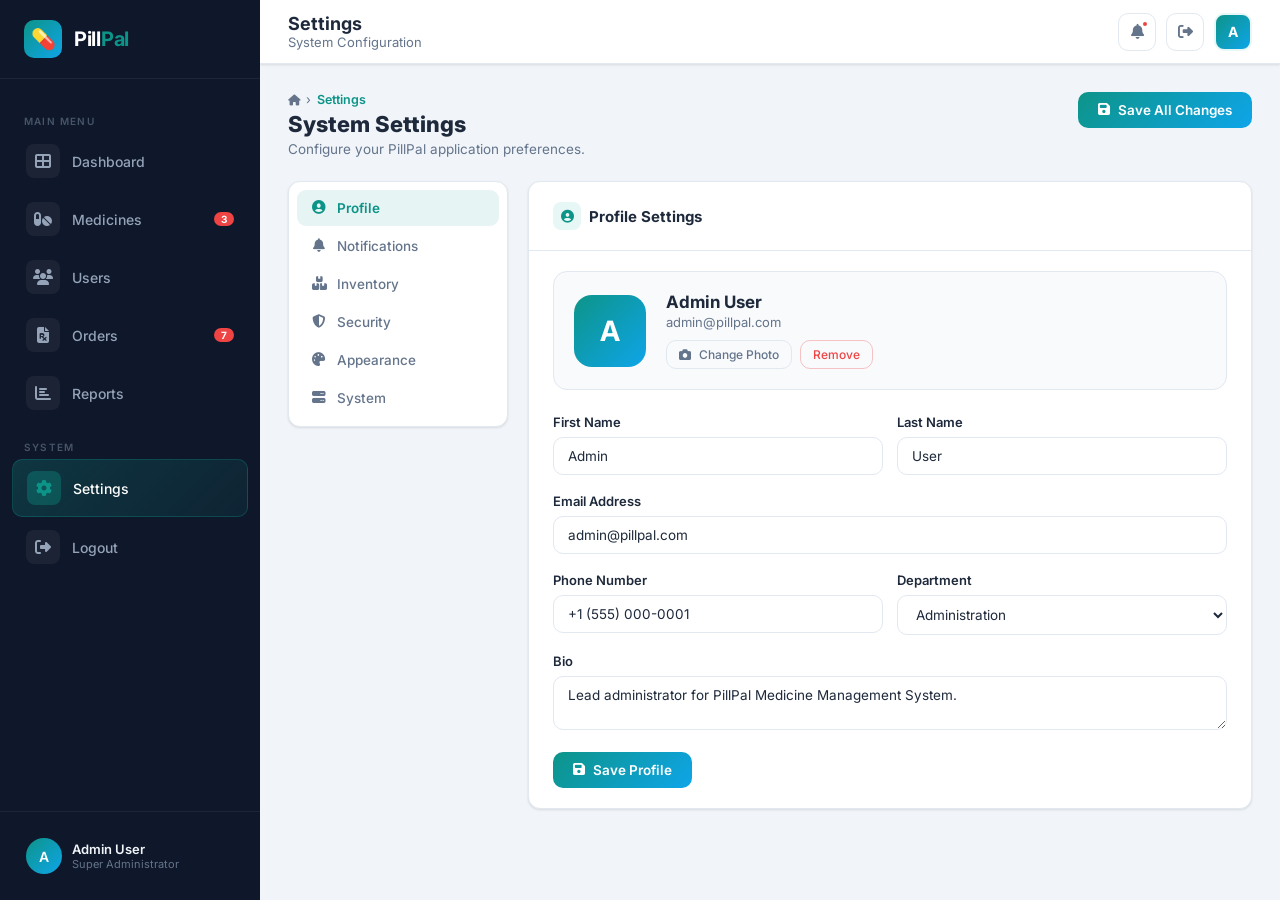
<file: out/artifacts/pillpal_admin/settings.html>
<!DOCTYPE html>
<html lang="en">
<head>
    <meta charset="UTF-8" />
    <meta name="viewport" content="width=device-width, initial-scale=1.0" />
    <title>PillPal — Settings</title>
    <link rel="preconnect" href="https://fonts.googleapis.com" />
    <link rel="preconnect" href="https://fonts.gstatic.com" crossorigin />
    <link href="https://fonts.googleapis.com/css2?family=Inter:wght@300;400;500;600;700;800&display=swap" rel="stylesheet" />
    <link rel="stylesheet" href="https://cdn.jsdelivr.net/npm/@fortawesome/fontawesome-free@6.4.0/css/all.min.css" />
    <link rel="stylesheet" href="css/style.css" />
</head>
<body>

<div class="sidebar-overlay" id="sidebarOverlay"></div>

<aside class="sidebar" id="sidebar">
    <a href="index.html" class="sidebar-logo">
        <div class="logo-icon">💊</div>
        <span class="logo-text">Pill<span>Pal</span></span>
    </a>
    <nav class="sidebar-nav">
        <p class="nav-section-title">Main Menu</p>
        <ul>
            <li><a href="index.html"><span class="nav-icon"><i class="fas fa-th-large"></i></span>Dashboard</a></li>
            <li><a href="medicines.html"><span class="nav-icon"><i class="fas fa-pills"></i></span>Medicines<span class="badge-count">3</span></a></li>
            <li><a href="users.html"><span class="nav-icon"><i class="fas fa-users"></i></span>Users</a></li>
            <li><a href="orders.html"><span class="nav-icon"><i class="fas fa-file-prescription"></i></span>Orders<span class="badge-count">7</span></a></li>
            <li><a href="reports.html"><span class="nav-icon"><i class="fas fa-chart-bar"></i></span>Reports</a></li>
        </ul>
        <p class="nav-section-title">System</p>
        <ul>
            <li><a href="settings.html" class="active"><span class="nav-icon"><i class="fas fa-cog"></i></span>Settings</a></li>
            <li><a href="login.html"><span class="nav-icon"><i class="fas fa-sign-out-alt"></i></span>Logout</a></li>
        </ul>
    </nav>
    <div class="sidebar-footer">
        <div class="user-card">
            <div class="user-avatar">A</div>
            <div class="user-info"><div class="user-name">Admin User</div><div class="user-role">Super Administrator</div></div>
        </div>
    </div>
</aside>

<div class="main-wrapper">
    <header class="topbar">
        <div class="topbar-left">
            <button class="menu-toggle" id="menuToggle"><i class="fas fa-bars"></i></button>
            <div>
                <div class="topbar-title">Settings</div>
                <div class="topbar-subtitle">System Configuration</div>
            </div>
        </div>
        <div class="topbar-right">
            <div style="position:relative;">
                <button class="topbar-btn" id="notifBtn"><i class="fas fa-bell"></i><span class="notif-dot pulse"></span></button>
                <div class="notif-dropdown" id="notifDropdown">
                    <div class="notif-header">Notifications</div>
                    <div class="notif-item"><div class="notif-text"><div class="notif-title">All clear</div><div class="notif-sub">No new notifications</div></div></div>
                </div>
            </div>
            <a href="login.html" class="topbar-btn"><i class="fas fa-sign-out-alt"></i></a>
            <div class="topbar-avatar">A</div>
        </div>
    </header>

    <main class="page-content fade-in">
        <div class="page-header">
            <div class="page-header-title">
                <div class="breadcrumb">
                    <a href="index.html" style="color:#64748b;text-decoration:none;"><i class="fas fa-home" style="font-size:11px;"></i></a>
                    <span>›</span><span class="bc-active">Settings</span>
                </div>
                <h1>System Settings</h1>
                <p>Configure your PillPal application preferences.</p>
            </div>
            <button class="btn-primary" onclick="saveAll()">
                <i class="fas fa-save"></i> Save All Changes
            </button>
        </div>

        <!-- Settings Layout -->
        <div style="display:grid;grid-template-columns:220px 1fr;gap:20px;align-items:start;">

            <!-- Settings Sidebar Nav -->
            <div class="card">
                <div class="card-body" style="padding:8px;">
                    <ul id="settingsNav" style="list-style:none;padding:0;">
                        <li><button onclick="showSection('profile')" class="settings-nav-btn active" data-section="profile"><i class="fas fa-user-circle"></i> Profile</button></li>
                        <li><button onclick="showSection('notifications')" class="settings-nav-btn" data-section="notifications"><i class="fas fa-bell"></i> Notifications</button></li>
                        <li><button onclick="showSection('inventory')" class="settings-nav-btn" data-section="inventory"><i class="fas fa-boxes"></i> Inventory</button></li>
                        <li><button onclick="showSection('security')" class="settings-nav-btn" data-section="security"><i class="fas fa-shield-alt"></i> Security</button></li>
                        <li><button onclick="showSection('appearance')" class="settings-nav-btn" data-section="appearance"><i class="fas fa-palette"></i> Appearance</button></li>
                        <li><button onclick="showSection('system')" class="settings-nav-btn" data-section="system"><i class="fas fa-server"></i> System</button></li>
                    </ul>
                </div>
            </div>

            <!-- Settings Content -->
            <div>

                <!-- Profile Section -->
                <div id="section-profile" class="settings-pane card">
                    <div class="card-header">
                        <div class="card-title"><div class="title-icon"><i class="fas fa-user-circle"></i></div>Profile Settings</div>
                    </div>
                    <div class="card-body">
                        <div style="display:flex;align-items:center;gap:20px;margin-bottom:24px;padding:20px;background:#f8fafc;border-radius:14px;border:1px solid #e2e8f0;">
                            <div style="width:72px;height:72px;background:linear-gradient(135deg,#0d9488,#0ea5e9);border-radius:18px;display:flex;align-items:center;justify-content:center;font-size:28px;font-weight:700;color:#fff;flex-shrink:0;">A</div>
                            <div style="flex:1;">
                                <div style="font-size:17px;font-weight:700;color:#1e293b;">Admin User</div>
                                <div style="font-size:13px;color:#64748b;margin-top:2px;">admin@pillpal.com</div>
                                <div style="margin-top:10px;display:flex;gap:8px;">
                                    <button class="btn-outline" style="font-size:12px;padding:6px 12px;" onclick="showToast('Upload feature coming soon','info')">
                                        <i class="fas fa-camera"></i> Change Photo
                                    </button>
                                    <button class="btn-outline" style="font-size:12px;padding:6px 12px;color:#ef4444;border-color:rgba(239,68,68,0.3);" onclick="showToast('Photo removed','success')">
                                        Remove
                                    </button>
                                </div>
                            </div>
                        </div>
                        <div class="form-row">
                            <div class="form-group">
                                <label class="form-label">First Name</label>
                                <input type="text" class="form-control" value="Admin" />
                            </div>
                            <div class="form-group">
                                <label class="form-label">Last Name</label>
                                <input type="text" class="form-control" value="User" />
                            </div>
                        </div>
                        <div class="form-group">
                            <label class="form-label">Email Address</label>
                            <input type="email" class="form-control" value="admin@pillpal.com" />
                        </div>
                        <div class="form-row">
                            <div class="form-group">
                                <label class="form-label">Phone Number</label>
                                <input type="tel" class="form-control" value="+1 (555) 000-0001" />
                            </div>
                            <div class="form-group">
                                <label class="form-label">Department</label>
                                <select class="form-control">
                                    <option selected>Administration</option>
                                    <option>Pharmacy</option>
                                    <option>Emergency</option>
                                </select>
                            </div>
                        </div>
                        <div class="form-group">
                            <label class="form-label">Bio</label>
                            <textarea class="form-control" rows="2" style="resize:vertical;">Lead administrator for PillPal Medicine Management System.</textarea>
                        </div>
                        <button class="btn-primary" onclick="showToast('Profile updated!','success')">
                            <i class="fas fa-save"></i> Save Profile
                        </button>
                    </div>
                </div>

                <!-- Notifications Section -->
                <div id="section-notifications" class="settings-pane card" style="display:none;">
                    <div class="card-header">
                        <div class="card-title"><div class="title-icon"><i class="fas fa-bell"></i></div>Notification Preferences</div>
                    </div>
                    <div class="card-body">
                        <div class="settings-section">
                            <div class="settings-section-title">Alert Types</div>
                            <div class="setting-row">
                                <div class="setting-info">
                                    <div class="setting-title">Low Stock Alerts</div>
                                    <div class="setting-desc">Notify when medicine stock falls below threshold</div>
                                </div>
                                <div class="toggle-switch on"><div class="toggle-knob"></div></div>
                            </div>
                            <div class="setting-row">
                                <div class="setting-info">
                                    <div class="setting-title">Expiry Warnings</div>
                                    <div class="setting-desc">Alert 30, 15, and 7 days before expiry</div>
                                </div>
                                <div class="toggle-switch on"><div class="toggle-knob"></div></div>
                            </div>
                            <div class="setting-row">
                                <div class="setting-info">
                                    <div class="setting-title">New User Registrations</div>
                                    <div class="setting-desc">Email when a new user joins the platform</div>
                                </div>
                                <div class="toggle-switch on"><div class="toggle-knob"></div></div>
                            </div>
                            <div class="setting-row">
                                <div class="setting-info">
                                    <div class="setting-title">System Reports</div>
                                    <div class="setting-desc">Weekly automated report delivery</div>
                                </div>
                                <div class="toggle-switch"><div class="toggle-knob"></div></div>
                            </div>
                        </div>
                        <div class="settings-section">
                            <div class="settings-section-title">Delivery Channels</div>
                            <div class="setting-row">
                                <div class="setting-info">
                                    <div class="setting-title">Email Notifications</div>
                                    <div class="setting-desc">admin@pillpal.com</div>
                                </div>
                                <div class="toggle-switch on"><div class="toggle-knob"></div></div>
                            </div>
                            <div class="setting-row">
                                <div class="setting-info">
                                    <div class="setting-title">In-App Notifications</div>
                                    <div class="setting-desc">Notification bell in dashboard</div>
                                </div>
                                <div class="toggle-switch on"><div class="toggle-knob"></div></div>
                            </div>
                            <div class="setting-row">
                                <div class="setting-info">
                                    <div class="setting-title">SMS Alerts</div>
                                    <div class="setting-desc">Critical alerts via SMS (requires phone number)</div>
                                </div>
                                <div class="toggle-switch"><div class="toggle-knob"></div></div>
                            </div>
                        </div>
                        <div class="form-group">
                            <label class="form-label">Low Stock Threshold</label>
                            <input type="number" class="form-control" value="50" style="max-width:200px;" />
                            <p style="font-size:12px;color:#94a3b8;margin-top:5px;">Alert when stock drops below this number of units</p>
                        </div>
                        <button class="btn-primary" onclick="showToast('Notification settings saved!','success')">
                            <i class="fas fa-save"></i> Save Preferences
                        </button>
                    </div>
                </div>

                <!-- Inventory Section -->
                <div id="section-inventory" class="settings-pane card" style="display:none;">
                    <div class="card-header">
                        <div class="card-title"><div class="title-icon"><i class="fas fa-boxes"></i></div>Inventory Settings</div>
                    </div>
                    <div class="card-body">
                        <div class="settings-section">
                            <div class="settings-section-title">Stock Management</div>
                            <div class="setting-row">
                                <div class="setting-info">
                                    <div class="setting-title">Auto Reorder</div>
                                    <div class="setting-desc">Automatically generate purchase orders when stock is low</div>
                                </div>
                                <div class="toggle-switch"><div class="toggle-knob"></div></div>
                            </div>
                            <div class="setting-row">
                                <div class="setting-info">
                                    <div class="setting-title">FIFO Dispensing</div>
                                    <div class="setting-desc">Dispense oldest stock first (First In, First Out)</div>
                                </div>
                                <div class="toggle-switch on"><div class="toggle-knob"></div></div>
                            </div>
                            <div class="setting-row">
                                <div class="setting-info">
                                    <div class="setting-title">Batch Tracking</div>
                                    <div class="setting-desc">Track individual batches for recalls and audits</div>
                                </div>
                                <div class="toggle-switch on"><div class="toggle-knob"></div></div>
                            </div>
                        </div>
                        <div class="settings-section">
                            <div class="settings-section-title">Default Values</div>
                            <div class="form-row">
                                <div class="form-group">
                                    <label class="form-label">Default Low Stock Level</label>
                                    <input type="number" class="form-control" value="50" />
                                </div>
                                <div class="form-group">
                                    <label class="form-label">Expiry Warning Days</label>
                                    <input type="number" class="form-control" value="30" />
                                </div>
                            </div>
                            <div class="form-group">
                                <label class="form-label">Default Currency</label>
                                <select class="form-control" style="max-width:220px;">
                                    <option selected>USD ($)</option>
                                    <option>EUR (€)</option>
                                    <option>GBP (£)</option>
                                </select>
                            </div>
                        </div>
                        <button class="btn-primary" onclick="showToast('Inventory settings saved!','success')">
                            <i class="fas fa-save"></i> Save Settings
                        </button>
                    </div>
                </div>

                <!-- Security Section -->
                <div id="section-security" class="settings-pane card" style="display:none;">
                    <div class="card-header">
                        <div class="card-title"><div class="title-icon"><i class="fas fa-shield-alt"></i></div>Security Settings</div>
                    </div>
                    <div class="card-body">
                        <div class="settings-section">
                            <div class="settings-section-title">Change Password</div>
                            <div class="form-group">
                                <label class="form-label">Current Password</label>
                                <input type="password" class="form-control" placeholder="Enter current password" style="max-width:360px;" />
                            </div>
                            <div class="form-group">
                                <label class="form-label">New Password</label>
                                <input type="password" class="form-control" placeholder="At least 8 characters" style="max-width:360px;" />
                            </div>
                            <div class="form-group">
                                <label class="form-label">Confirm New Password</label>
                                <input type="password" class="form-control" placeholder="Repeat new password" style="max-width:360px;" />
                            </div>
                            <button class="btn-primary" onclick="showToast('Password updated successfully!','success')">
                                <i class="fas fa-lock"></i> Update Password
                            </button>
                        </div>
                        <div class="settings-section" style="margin-top:28px;">
                            <div class="settings-section-title">Access & Sessions</div>
                            <div class="setting-row">
                                <div class="setting-info">
                                    <div class="setting-title">Two-Factor Authentication</div>
                                    <div class="setting-desc">Add an extra layer of security via TOTP or SMS</div>
                                </div>
                                <div class="toggle-switch"><div class="toggle-knob"></div></div>
                            </div>
                            <div class="setting-row">
                                <div class="setting-info">
                                    <div class="setting-title">Session Timeout</div>
                                    <div class="setting-desc">Auto-logout after inactivity period</div>
                                </div>
                                <select class="form-control" style="max-width:160px;padding:6px 10px;">
                                    <option>15 minutes</option>
                                    <option selected>30 minutes</option>
                                    <option>1 hour</option>
                                    <option>Never</option>
                                </select>
                            </div>
                            <div class="setting-row">
                                <div class="setting-info">
                                    <div class="setting-title">Login History</div>
                                    <div class="setting-desc">Track all login attempts and IP addresses</div>
                                </div>
                                <div class="toggle-switch on"><div class="toggle-knob"></div></div>
                            </div>
                        </div>
                        <div class="settings-section" style="margin-top:28px;">
                            <div class="settings-section-title">Danger Zone</div>
                            <div style="padding:16px;background:rgba(239,68,68,0.04);border:1px solid rgba(239,68,68,0.15);border-radius:12px;">
                                <p style="font-size:13.5px;font-weight:600;color:#1e293b;margin-bottom:6px;">Clear All Sessions</p>
                                <p style="font-size:12.5px;color:#64748b;margin-bottom:12px;">This will log out all active sessions on all devices.</p>
                                <button class="btn-danger" onclick="showToast('All sessions cleared.','warning')">
                                    <i class="fas fa-sign-out-alt"></i> Clear All Sessions
                                </button>
                            </div>
                        </div>
                    </div>
                </div>

                <!-- Appearance Section -->
                <div id="section-appearance" class="settings-pane card" style="display:none;">
                    <div class="card-header">
                        <div class="card-title"><div class="title-icon"><i class="fas fa-palette"></i></div>Appearance</div>
                    </div>
                    <div class="card-body">
                        <div class="settings-section">
                            <div class="settings-section-title">Theme Color</div>
                            <div style="display:flex;gap:10px;flex-wrap:wrap;margin-bottom:20px;">
                                ${[
                                { color: '#0d9488', label: 'Teal (Default)', active: true },
                                { color: '#007bff', label: 'Blue' },
                                { color: '#8b5cf6', label: 'Purple' },
                                { color: '#10b981', label: 'Green' },
                                { color: '#f59e0b', label: 'Amber' },
                                { color: '#ec4899', label: 'Pink' },
                                ].map(c => `
                                <button onclick="selectTheme(this,'${c.color}')"
                                        style="display:flex;align-items:center;gap:8px;padding:8px 14px;border-radius:10px;border:2px solid ${c.active ? c.color : '#e2e8f0'};background:${c.active ? c.color+'15' : '#fff'};cursor:pointer;font-size:12.5px;font-weight:600;color:#1e293b;font-family:Inter,sans-serif;transition:all 0.2s;">
                                    <span style="width:16px;height:16px;background:${c.color};border-radius:50%;"></span>
                                    ${c.label}
                                    ${c.active ? '<i class="fas fa-check" style="color:'+c.color+';font-size:10px;"></i>' : ''}
                                </button>
                                `).join('')}
                            </div>
                        </div>
                        <div class="settings-section">
                            <div class="settings-section-title">Interface Preferences</div>
                            <div class="setting-row">
                                <div class="setting-info">
                                    <div class="setting-title">Compact Mode</div>
                                    <div class="setting-desc">Reduce spacing for denser information display</div>
                                </div>
                                <div class="toggle-switch"><div class="toggle-knob"></div></div>
                            </div>
                            <div class="setting-row">
                                <div class="setting-info">
                                    <div class="setting-title">Animated Transitions</div>
                                    <div class="setting-desc">Enable smooth page and component animations</div>
                                </div>
                                <div class="toggle-switch on"><div class="toggle-knob"></div></div>
                            </div>
                            <div class="setting-row">
                                <div class="setting-info">
                                    <div class="setting-title">Show Sidebar Labels</div>
                                    <div class="setting-desc">Display text labels alongside nav icons</div>
                                </div>
                                <div class="toggle-switch on"><div class="toggle-knob"></div></div>
                            </div>
                        </div>
                        <div class="form-group">
                            <label class="form-label">Font Size</label>
                            <select class="form-control" style="max-width:200px;">
                                <option>Small (13px)</option>
                                <option selected>Medium (14px)</option>
                                <option>Large (16px)</option>
                            </select>
                        </div>
                        <button class="btn-primary" onclick="showToast('Appearance settings saved!','success')">
                            <i class="fas fa-save"></i> Save Appearance
                        </button>
                    </div>
                </div>

                <!-- System Section -->
                <div id="section-system" class="settings-pane card" style="display:none;">
                    <div class="card-header">
                        <div class="card-title"><div class="title-icon"><i class="fas fa-server"></i></div>System Settings</div>
                    </div>
                    <div class="card-body">
                        <div class="settings-section">
                            <div class="settings-section-title">Application Info</div>
                            <div style="display:grid;grid-template-columns:1fr 1fr;gap:12px;margin-bottom:16px;">
                                ${[
                                { label: 'Application', val: 'PillPal v2.4.1' },
                                { label: 'Build Date', val: 'March 24, 2025' },
                                { label: 'Database', val: 'Connected ✓' },
                                { label: 'License', val: 'Enterprise' },
                                ].map(item => `
                                <div style="background:#f8fafc;border:1px solid #e2e8f0;border-radius:10px;padding:12px 14px;">
                                    <div style="font-size:11px;color:#94a3b8;text-transform:uppercase;letter-spacing:0.8px;font-weight:600;">${item.label}</div>
                                    <div style="font-size:13.5px;font-weight:700;color:#1e293b;margin-top:4px;">${item.val}</div>
                                </div>
                                `).join('')}
                            </div>
                        </div>
                        <div class="settings-section">
                            <div class="settings-section-title">Backup & Maintenance</div>
                            <div class="setting-row">
                                <div class="setting-info">
                                    <div class="setting-title">Auto Backup</div>
                                    <div class="setting-desc">Daily automated database backup at 2:00 AM</div>
                                </div>
                                <div class="toggle-switch on"><div class="toggle-knob"></div></div>
                            </div>
                            <div class="setting-row">
                                <div class="setting-info">
                                    <div class="setting-title">Maintenance Mode</div>
                                    <div class="setting-desc">Temporarily block user access for system updates</div>
                                </div>
                                <div class="toggle-switch"><div class="toggle-knob"></div></div>
                            </div>
                        </div>
                        <div style="display:flex;gap:10px;flex-wrap:wrap;margin-top:8px;">
                            <button class="btn-outline" onclick="showToast('Backup started...','info')"><i class="fas fa-database"></i> Manual Backup</button>
                            <button class="btn-outline" onclick="showToast('Cache cleared!','success')"><i class="fas fa-broom"></i> Clear Cache</button>
                            <button class="btn-outline" onclick="showToast('System logs downloaded','success')"><i class="fas fa-file-alt"></i> Download Logs</button>
                        </div>
                    </div>
                </div>

            </div>
        </div>
    </main>
</div>

<style>
    .settings-nav-btn {
        width: 100%;
        text-align: left;
        padding: 10px 14px;
        border-radius: 9px;
        border: none;
        background: transparent;
        cursor: pointer;
        font-size: 13.5px;
        font-family: 'Inter', sans-serif;
        color: #64748b;
        font-weight: 500;
        display: flex;
        align-items: center;
        gap: 10px;
        transition: all 0.15s;
        margin-bottom: 2px;
    }
    .settings-nav-btn:hover { background: #f1f5f9; color: #1e293b; }
    .settings-nav-btn.active { background: rgba(13,148,136,0.1); color: #0d9488; font-weight: 600; }
    .settings-nav-btn i { width: 16px; text-align: center; }
</style>

<script src="js/app.js"></script>
<script>
    function showSection(name) {
        document.querySelectorAll('.settings-pane').forEach(p => p.style.display = 'none');
        document.getElementById('section-' + name).style.display = 'block';
        document.querySelectorAll('.settings-nav-btn').forEach(btn => {
            btn.classList.toggle('active', btn.dataset.section === name);
        });
    }

    function selectTheme(btn, color) {
        document.querySelectorAll('[onclick^="selectTheme"]').forEach(b => {
            b.style.borderColor = '#e2e8f0';
            b.style.background = '#fff';
        });
        btn.style.borderColor = color;
        btn.style.background = color + '15';
        showToast('Theme color updated! (Preview)', 'success');
    }

    function saveAll() {
        showToast('All settings saved successfully!', 'success');
    }
</script>
</body>
</html>
</file>
<file: out/artifacts/pillpal_admin/css/style.css>
/* PillPal - Custom Styles */
@import url('https://fonts.googleapis.com/css2?family=Inter:wght@300;400;500;600;700;800&display=swap');

:root {
    --primary: #0d9488;
    --primary-dark: #0b7a70;
    --primary-light: #e6f7f6;
    --secondary: #007bff;
    --sidebar-width: 260px;
    --sidebar-bg: #0f172a;
    --sidebar-text: #94a3b8;
    --sidebar-active: #0d9488;
    --topbar-height: 64px;
    --bg-light: #f1f5f9;
    --card-bg: #ffffff;
    --text-primary: #1e293b;
    --text-secondary: #64748b;
    --border-color: #e2e8f0;
    --success: #10b981;
    --warning: #f59e0b;
    --danger: #ef4444;
    --info: #3b82f6;
    --shadow-sm: 0 1px 3px rgba(0, 0, 0, 0.08), 0 1px 2px rgba(0, 0, 0, 0.04);
    --shadow-md: 0 4px 6px -1px rgba(0, 0, 0, 0.1), 0 2px 4px -1px rgba(0, 0, 0, 0.06);
    --shadow-lg: 0 10px 15px -3px rgba(0, 0, 0, 0.1), 0 4px 6px -2px rgba(0, 0, 0, 0.05);
    --radius: 12px;
    --radius-sm: 8px;
}

* {
    margin: 0;
    padding: 0;
    box-sizing: border-box;
}

body {
    font-family: 'Inter', sans-serif;
    background-color: var(--bg-light);
    color: var(--text-primary);
    min-height: 100vh;
}

/* ===================== SIDEBAR ===================== */
.sidebar {
    position: fixed;
    top: 0;
    left: 0;
    width: var(--sidebar-width);
    height: 100vh;
    background: var(--sidebar-bg);
    z-index: 1000;
    display: flex;
    flex-direction: column;
    transition: transform 0.3s ease, width 0.3s ease;
    overflow: hidden;
}

.sidebar-logo {
    display: flex;
    align-items: center;
    gap: 12px;
    padding: 20px 24px;
    border-bottom: 1px solid rgba(255, 255, 255, 0.06);
    text-decoration: none;
}

.sidebar-logo .logo-icon {
    width: 38px;
    height: 38px;
    background: linear-gradient(135deg, #0d9488, #0ea5e9);
    border-radius: 10px;
    display: flex;
    align-items: center;
    justify-content: center;
    font-size: 20px;
    flex-shrink: 0;
}

.sidebar-logo .logo-text {
    font-size: 20px;
    font-weight: 700;
    color: #fff;
    letter-spacing: -0.3px;
}

.sidebar-logo .logo-text span {
    color: #0d9488;
}

.sidebar-nav {
    flex: 1;
    padding: 16px 0;
    overflow-y: auto;
}

.nav-section-title {
    font-size: 10px;
    font-weight: 600;
    text-transform: uppercase;
    letter-spacing: 1.2px;
    color: #475569;
    padding: 12px 24px 6px;
    margin-top: 8px;
}

.sidebar-nav ul {
    list-style: none;
    padding: 0 12px;
}

.sidebar-nav ul li a {
    display: flex;
    align-items: center;
    gap: 12px;
    padding: 11px 14px;
    border-radius: 10px;
    color: var(--sidebar-text);
    text-decoration: none;
    font-size: 14px;
    font-weight: 500;
    transition: all 0.2s ease;
    margin-bottom: 2px;
    position: relative;
}

.sidebar-nav ul li a:hover {
    background: rgba(255, 255, 255, 0.07);
    color: #fff;
}

.sidebar-nav ul li a.active {
    background: linear-gradient(135deg, rgba(13, 148, 136, 0.25), rgba(13, 148, 136, 0.1));
    color: #fff;
    border: 1px solid rgba(13, 148, 136, 0.3);
}

.sidebar-nav ul li a .nav-icon {
    width: 34px;
    height: 34px;
    display: flex;
    align-items: center;
    justify-content: center;
    border-radius: 8px;
    font-size: 16px;
    flex-shrink: 0;
    background: rgba(255, 255, 255, 0.05);
    transition: background 0.2s;
}

.sidebar-nav ul li a.active .nav-icon {
    background: rgba(13, 148, 136, 0.35);
    color: #0d9488;
}

.sidebar-nav ul li a .badge-count {
    margin-left: auto;
    background: #ef4444;
    color: #fff;
    font-size: 10px;
    font-weight: 700;
    padding: 1px 7px;
    border-radius: 20px;
    min-width: 20px;
    text-align: center;
}

.sidebar-footer {
    padding: 16px 12px;
    border-top: 1px solid rgba(255, 255, 255, 0.06);
}

.sidebar-footer .user-card {
    display: flex;
    align-items: center;
    gap: 10px;
    padding: 10px 14px;
    border-radius: 10px;
    cursor: pointer;
    transition: background 0.2s;
}

.sidebar-footer .user-card:hover {
    background: rgba(255, 255, 255, 0.07);
}

.sidebar-footer .user-avatar {
    width: 36px;
    height: 36px;
    border-radius: 50%;
    background: linear-gradient(135deg, #0d9488, #0ea5e9);
    display: flex;
    align-items: center;
    justify-content: center;
    font-size: 14px;
    color: #fff;
    font-weight: 600;
    flex-shrink: 0;
}

.sidebar-footer .user-info .user-name {
    font-size: 13px;
    font-weight: 600;
    color: #f1f5f9;
}

.sidebar-footer .user-info .user-role {
    font-size: 11px;
    color: #64748b;
}

/* ===================== MAIN CONTENT ===================== */
.main-wrapper {
    margin-left: var(--sidebar-width);
    min-height: 100vh;
    display: flex;
    flex-direction: column;
    transition: margin-left 0.3s ease;
}

/* ===================== TOP NAV ===================== */
.topbar {
    height: var(--topbar-height);
    background: #fff;
    border-bottom: 1px solid var(--border-color);
    display: flex;
    align-items: center;
    justify-content: space-between;
    padding: 0 28px;
    position: sticky;
    top: 0;
    z-index: 900;
    box-shadow: var(--shadow-sm);
}

.topbar-left {
    display: flex;
    align-items: center;
    gap: 16px;
}

.topbar-title {
    font-size: 18px;
    font-weight: 700;
    color: var(--text-primary);
}

.topbar-subtitle {
    font-size: 13px;
    color: var(--text-secondary);
    font-weight: 400;
}

.menu-toggle {
    display: none;
    background: none;
    border: none;
    cursor: pointer;
    color: var(--text-secondary);
    font-size: 20px;
    padding: 6px;
    border-radius: 8px;
    transition: background 0.2s;
}

.menu-toggle:hover {
    background: var(--bg-light);
}

.topbar-right {
    display: flex;
    align-items: center;
    gap: 10px;
}

.topbar-btn {
    width: 38px;
    height: 38px;
    border-radius: 10px;
    border: 1px solid var(--border-color);
    background: #fff;
    display: flex;
    align-items: center;
    justify-content: center;
    cursor: pointer;
    color: var(--text-secondary);
    font-size: 15px;
    transition: all 0.2s;
    position: relative;
    text-decoration: none;
}

.topbar-btn:hover {
    background: var(--bg-light);
    color: var(--text-primary);
}

.topbar-btn .notif-dot {
    position: absolute;
    top: 6px;
    right: 6px;
    width: 8px;
    height: 8px;
    background: #ef4444;
    border-radius: 50%;
    border: 2px solid #fff;
}

.topbar-avatar {
    width: 38px;
    height: 38px;
    background: linear-gradient(135deg, #0d9488, #0ea5e9);
    border-radius: 10px;
    display: flex;
    align-items: center;
    justify-content: center;
    color: #fff;
    font-size: 14px;
    font-weight: 700;
    cursor: pointer;
    border: 2px solid var(--primary-light);
    transition: opacity 0.2s;
}

.topbar-avatar:hover {
    opacity: 0.85;
}

/* ===================== PAGE CONTENT ===================== */
.page-content {
    flex: 1;
    padding: 28px;
}

/* ===================== STAT CARDS ===================== */
.stats-grid {
    display: grid;
    grid-template-columns: repeat(auto-fit, minmax(220px, 1fr));
    gap: 20px;
    margin-bottom: 28px;
}

.stat-card {
    background: var(--card-bg);
    border-radius: var(--radius);
    padding: 24px;
    box-shadow: var(--shadow-sm);
    border: 1px solid var(--border-color);
    display: flex;
    align-items: flex-start;
    gap: 16px;
    transition: transform 0.2s, box-shadow 0.2s;
    position: relative;
    overflow: hidden;
}

.stat-card::before {
    content: '';
    position: absolute;
    top: 0;
    left: 0;
    right: 0;
    height: 3px;
    border-radius: var(--radius) var(--radius) 0 0;
}

.stat-card.teal::before {
    background: linear-gradient(90deg, #0d9488, #0ea5e9);
}

.stat-card.blue::before {
    background: linear-gradient(90deg, #3b82f6, #8b5cf6);
}

.stat-card.amber::before {
    background: linear-gradient(90deg, #f59e0b, #ef4444);
}

.stat-card.green::before {
    background: linear-gradient(90deg, #10b981, #0d9488);
}

.stat-card:hover {
    transform: translateY(-3px);
    box-shadow: var(--shadow-md);
}

.stat-icon-wrap {
    width: 52px;
    height: 52px;
    border-radius: 12px;
    display: flex;
    align-items: center;
    justify-content: center;
    font-size: 22px;
    flex-shrink: 0;
}

.stat-icon-wrap.teal {
    background: rgba(13, 148, 136, 0.1);
    color: #0d9488;
}

.stat-icon-wrap.blue {
    background: rgba(59, 130, 246, 0.1);
    color: #3b82f6;
}

.stat-icon-wrap.amber {
    background: rgba(245, 158, 11, 0.1);
    color: #f59e0b;
}

.stat-icon-wrap.green {
    background: rgba(16, 185, 129, 0.1);
    color: #10b981;
}

.stat-info {
    flex: 1;
}

.stat-value {
    font-size: 28px;
    font-weight: 800;
    color: var(--text-primary);
    line-height: 1.1;
}

.stat-label {
    font-size: 13px;
    color: var(--text-secondary);
    margin-top: 4px;
    font-weight: 500;
}

.stat-change {
    display: inline-flex;
    align-items: center;
    gap: 3px;
    font-size: 11px;
    font-weight: 600;
    padding: 2px 8px;
    border-radius: 20px;
    margin-top: 8px;
}

.stat-change.up {
    background: rgba(16, 185, 129, 0.1);
    color: #10b981;
}

.stat-change.down {
    background: rgba(239, 68, 68, 0.1);
    color: #ef4444;
}

.stat-change.warn {
    background: rgba(245, 158, 11, 0.1);
    color: #f59e0b;
}

/* ===================== CONTENT GRID ===================== */
.content-grid {
    display: grid;
    grid-template-columns: 1fr 340px;
    gap: 20px;
    margin-bottom: 28px;
}

/* ===================== CARDS ===================== */
.card {
    background: var(--card-bg);
    border-radius: var(--radius);
    border: 1px solid var(--border-color);
    box-shadow: var(--shadow-sm);
    overflow: hidden;
}

.card-header {
    display: flex;
    align-items: center;
    justify-content: space-between;
    padding: 20px 24px;
    border-bottom: 1px solid var(--border-color);
}

.card-title {
    font-size: 15px;
    font-weight: 700;
    color: var(--text-primary);
    display: flex;
    align-items: center;
    gap: 8px;
}

.card-title .title-icon {
    width: 28px;
    height: 28px;
    border-radius: 8px;
    background: var(--primary-light);
    color: var(--primary);
    display: flex;
    align-items: center;
    justify-content: center;
    font-size: 13px;
}

.card-action {
    font-size: 13px;
    color: var(--primary);
    font-weight: 600;
    text-decoration: none;
    transition: opacity 0.2s;
}

.card-action:hover {
    opacity: 0.75;
}

.card-body {
    padding: 20px 24px;
}

/* ===================== DATA TABLE ===================== */
.table-wrapper {
    overflow-x: auto;
    -webkit-overflow-scrolling: touch;
}

.data-table {
    width: 100%;
    border-collapse: collapse;
    font-size: 13.5px;
}

.data-table thead tr {
    background: #f8fafc;
}

.data-table thead th {
    padding: 12px 16px;
    text-align: left;
    font-size: 11px;
    font-weight: 700;
    text-transform: uppercase;
    letter-spacing: 0.8px;
    color: var(--text-secondary);
    border-bottom: 1px solid var(--border-color);
    white-space: nowrap;
}

.data-table tbody tr {
    border-bottom: 1px solid var(--border-color);
    transition: background 0.15s;
}

.data-table tbody tr:last-child {
    border-bottom: none;
}

.data-table tbody tr:hover {
    background: #f8fafc;
}

.data-table tbody td {
    padding: 14px 16px;
    color: var(--text-primary);
    vertical-align: middle;
}

.data-table .med-name {
    font-weight: 600;
    color: var(--text-primary);
}

.data-table .med-category {
    display: inline-flex;
    align-items: center;
    padding: 3px 10px;
    border-radius: 20px;
    font-size: 11.5px;
    font-weight: 600;
}

.cat-antibiotic {
    background: rgba(139, 92, 246, 0.1);
    color: #7c3aed;
}

.cat-analgesic {
    background: rgba(59, 130, 246, 0.1);
    color: #2563eb;
}

.cat-vitamin {
    background: rgba(16, 185, 129, 0.1);
    color: #059669;
}

.cat-antacid {
    background: rgba(245, 158, 11, 0.1);
    color: #d97706;
}

.cat-cardiovascular {
    background: rgba(239, 68, 68, 0.1);
    color: #dc2626;
}

.cat-other {
    background: rgba(100, 116, 139, 0.1);
    color: #475569;
}

/* Stock level badges */
.stock-badge {
    display: inline-flex;
    align-items: center;
    gap: 5px;
    padding: 4px 10px;
    border-radius: 20px;
    font-size: 12px;
    font-weight: 600;
}

.stock-high {
    background: rgba(16, 185, 129, 0.1);
    color: #059669;
}

.stock-medium {
    background: rgba(245, 158, 11, 0.1);
    color: #d97706;
}

.stock-low {
    background: rgba(239, 68, 68, 0.1);
    color: #dc2626;
}

.stock-dot {
    width: 6px;
    height: 6px;
    border-radius: 50%;
}

.stock-high .stock-dot {
    background: #059669;
}

.stock-medium .stock-dot {
    background: #d97706;
}

.stock-low .stock-dot {
    background: #dc2626;
}

/* Action buttons */
.btn-action {
    display: inline-flex;
    align-items: center;
    justify-content: center;
    width: 30px;
    height: 30px;
    border-radius: 7px;
    border: none;
    cursor: pointer;
    transition: all 0.15s;
    font-size: 13px;
    text-decoration: none;
}

.btn-edit {
    background: rgba(59, 130, 246, 0.1);
    color: #3b82f6;
}

.btn-edit:hover {
    background: #3b82f6;
    color: #fff;
}

.btn-delete {
    background: rgba(239, 68, 68, 0.1);
    color: #ef4444;
}

.btn-delete:hover {
    background: #ef4444;
    color: #fff;
}

.btn-view {
    background: rgba(13, 148, 136, 0.1);
    color: #0d9488;
}

.btn-view:hover {
    background: #0d9488;
    color: #fff;
}

/* ===================== BUTTONS ===================== */
.btn-primary {
    display: inline-flex;
    align-items: center;
    gap: 8px;
    background: linear-gradient(135deg, #0d9488, #0ea5e9);
    color: #fff;
    border: none;
    border-radius: 10px;
    padding: 10px 20px;
    font-size: 13.5px;
    font-weight: 600;
    cursor: pointer;
    transition: opacity 0.2s, transform 0.1s;
    text-decoration: none;
    font-family: 'Inter', sans-serif;
}

.btn-primary:hover {
    opacity: 0.9;
    transform: translateY(-1px);
    color: #fff;
}

.btn-primary:active {
    transform: translateY(0);
}

.btn-outline {
    display: inline-flex;
    align-items: center;
    gap: 8px;
    background: transparent;
    color: var(--text-secondary);
    border: 1px solid var(--border-color);
    border-radius: 10px;
    padding: 9px 18px;
    font-size: 13.5px;
    font-weight: 500;
    cursor: pointer;
    transition: all 0.2s;
    text-decoration: none;
    font-family: 'Inter', sans-serif;
}

.btn-outline:hover {
    background: var(--bg-light);
    color: var(--text-primary);
    border-color: #cbd5e1;
}

.btn-danger {
    display: inline-flex;
    align-items: center;
    gap: 8px;
    background: rgba(239, 68, 68, 0.1);
    color: #dc2626;
    border: 1px solid rgba(239, 68, 68, 0.2);
    border-radius: 10px;
    padding: 9px 18px;
    font-size: 13.5px;
    font-weight: 600;
    cursor: pointer;
    transition: all 0.2s;
    font-family: 'Inter', sans-serif;
}

.btn-danger:hover {
    background: #ef4444;
    color: #fff;
}

/* ===================== SEARCH & FILTER BAR ===================== */
.toolbar {
    display: flex;
    align-items: center;
    justify-content: space-between;
    gap: 12px;
    padding: 16px 24px;
    border-bottom: 1px solid var(--border-color);
    flex-wrap: wrap;
}

.search-box {
    display: flex;
    align-items: center;
    gap: 8px;
    background: var(--bg-light);
    border: 1px solid var(--border-color);
    border-radius: 10px;
    padding: 8px 14px;
    min-width: 240px;
}

.search-box input {
    border: none;
    background: transparent;
    font-size: 13.5px;
    color: var(--text-primary);
    outline: none;
    font-family: 'Inter', sans-serif;
    width: 100%;
}

.search-box input::placeholder {
    color: var(--text-secondary);
}

.search-box .search-icon {
    color: var(--text-secondary);
    font-size: 14px;
}

.filter-select {
    border: 1px solid var(--border-color);
    border-radius: 10px;
    padding: 8px 14px;
    font-size: 13.5px;
    font-family: 'Inter', sans-serif;
    color: var(--text-primary);
    background: #fff;
    outline: none;
    cursor: pointer;
}

.toolbar-actions {
    display: flex;
    align-items: center;
    gap: 8px;
}

/* ===================== ALERTS LIST ===================== */
.alert-list {
    display: flex;
    flex-direction: column;
    gap: 0;
}

.alert-item {
    display: flex;
    align-items: center;
    gap: 12px;
    padding: 14px 24px;
    border-bottom: 1px solid var(--border-color);
    transition: background 0.15s;
    cursor: pointer;
}

.alert-item:last-child {
    border-bottom: none;
}

.alert-item:hover {
    background: #fef7f0;
}

.alert-icon {
    width: 36px;
    height: 36px;
    border-radius: 10px;
    display: flex;
    align-items: center;
    justify-content: center;
    font-size: 15px;
    flex-shrink: 0;
}

.alert-icon.danger {
    background: rgba(239, 68, 68, 0.1);
    color: #ef4444;
}

.alert-icon.warning {
    background: rgba(245, 158, 11, 0.1);
    color: #f59e0b;
}

.alert-info {
    flex: 1;
}

.alert-med-name {
    font-size: 13.5px;
    font-weight: 600;
    color: var(--text-primary);
}

.alert-detail {
    font-size: 12px;
    color: var(--text-secondary);
    margin-top: 2px;
}

.alert-tag {
    font-size: 11px;
    font-weight: 700;
    padding: 3px 8px;
    border-radius: 6px;
    flex-shrink: 0;
}

.alert-tag.danger {
    background: rgba(239, 68, 68, 0.1);
    color: #dc2626;
}

.alert-tag.warning {
    background: rgba(245, 158, 11, 0.1);
    color: #d97706;
}

/* ===================== USERS PAGE ===================== */
.user-avatar-sm {
    width: 38px;
    height: 38px;
    border-radius: 50%;
    display: flex;
    align-items: center;
    justify-content: center;
    font-size: 14px;
    font-weight: 700;
    color: #fff;
    flex-shrink: 0;
}

.avatar-teal {
    background: linear-gradient(135deg, #0d9488, #0ea5e9);
}

.avatar-blue {
    background: linear-gradient(135deg, #3b82f6, #8b5cf6);
}

.avatar-amber {
    background: linear-gradient(135deg, #f59e0b, #ef4444);
}

.avatar-green {
    background: linear-gradient(135deg, #10b981, #0d9488);
}

.avatar-pink {
    background: linear-gradient(135deg, #ec4899, #8b5cf6);
}

.status-badge {
    display: inline-flex;
    align-items: center;
    gap: 4px;
    padding: 3px 10px;
    border-radius: 20px;
    font-size: 11.5px;
    font-weight: 600;
}

.status-active {
    background: rgba(16, 185, 129, 0.1);
    color: #059669;
}

.status-inactive {
    background: rgba(100, 116, 139, 0.1);
    color: #64748b;
}

.status-suspended {
    background: rgba(239, 68, 68, 0.1);
    color: #dc2626;
}

.status-dot {
    width: 5px;
    height: 5px;
    border-radius: 50%;
    background: currentColor;
}

/* ===================== MINI CHART ===================== */
.progress-bar-track {
    background: var(--bg-light);
    border-radius: 6px;
    height: 6px;
    overflow: hidden;
    flex: 1;
}

.progress-bar-fill {
    height: 100%;
    border-radius: 6px;
    transition: width 0.6s ease;
}

/* ===================== BREADCRUMB ===================== */
.breadcrumb {
    display: flex;
    align-items: center;
    gap: 6px;
    font-size: 12.5px;
    color: var(--text-secondary);
    margin-bottom: 4px;
}

.breadcrumb span {
    color: var(--text-secondary);
}

.breadcrumb .bc-active {
    color: var(--primary);
    font-weight: 600;
}

/* ===================== PAGE HEADER ===================== */
.page-header {
    display: flex;
    align-items: flex-start;
    justify-content: space-between;
    margin-bottom: 24px;
    gap: 16px;
    flex-wrap: wrap;
}

.page-header-title h1 {
    font-size: 22px;
    font-weight: 800;
    color: var(--text-primary);
    margin: 0;
}

.page-header-title p {
    font-size: 13.5px;
    color: var(--text-secondary);
    margin-top: 4px;
}

/* ===================== PAGINATION ===================== */
.pagination {
    display: flex;
    align-items: center;
    justify-content: space-between;
    padding: 16px 24px;
    border-top: 1px solid var(--border-color);
    flex-wrap: wrap;
    gap: 12px;
}

.pagination-info {
    font-size: 12.5px;
    color: var(--text-secondary);
}

.pagination-btns {
    display: flex;
    align-items: center;
    gap: 4px;
}

.page-btn {
    width: 32px;
    height: 32px;
    border-radius: 8px;
    border: 1px solid var(--border-color);
    background: #fff;
    display: flex;
    align-items: center;
    justify-content: center;
    cursor: pointer;
    font-size: 13px;
    color: var(--text-secondary);
    transition: all 0.15s;
    font-family: 'Inter', sans-serif;
}

.page-btn:hover {
    background: var(--bg-light);
    color: var(--text-primary);
}

.page-btn.active {
    background: var(--primary);
    color: #fff;
    border-color: var(--primary);
    font-weight: 700;
}

/* ===================== QUICK CHART (INLINE SVG CHARTS) ===================== */
.chart-bar-group {
    display: flex;
    align-items: flex-end;
    gap: 6px;
    height: 80px;
    padding: 0 4px;
}

.chart-bar {
    flex: 1;
    border-radius: 4px 4px 0 0;
    background: rgba(13, 148, 136, 0.2);
    transition: background 0.2s;
    cursor: pointer;
    min-width: 8px;
}

.chart-bar:hover {
    background: rgba(13, 148, 136, 0.6);
}

.chart-bar.active {
    background: #0d9488;
}

/* ===================== MODAL ===================== */
.modal-overlay {
    position: fixed;
    inset: 0;
    background: rgba(0, 0, 0, 0.5);
    backdrop-filter: blur(4px);
    z-index: 2000;
    display: flex;
    align-items: center;
    justify-content: center;
    padding: 20px;
    opacity: 0;
    pointer-events: none;
    transition: opacity 0.2s;
}

.modal-overlay.active {
    opacity: 1;
    pointer-events: all;
}

.modal {
    background: #fff;
    border-radius: 16px;
    width: 100%;
    max-width: 520px;
    box-shadow: 0 25px 50px rgba(0, 0, 0, 0.2);
    transform: translateY(20px);
    transition: transform 0.2s;
    overflow: hidden;
}

.modal-overlay.active .modal {
    transform: translateY(0);
}

.modal-header {
    display: flex;
    align-items: center;
    justify-content: space-between;
    padding: 20px 24px;
    border-bottom: 1px solid var(--border-color);
}

.modal-title {
    font-size: 17px;
    font-weight: 700;
    color: var(--text-primary);
}

.modal-close {
    width: 30px;
    height: 30px;
    border-radius: 8px;
    border: 1px solid var(--border-color);
    background: #fff;
    display: flex;
    align-items: center;
    justify-content: center;
    cursor: pointer;
    color: var(--text-secondary);
    font-size: 16px;
    transition: all 0.15s;
}

.modal-close:hover {
    background: var(--bg-light);
    color: var(--text-primary);
}

.modal-body {
    padding: 24px;
}

.modal-footer {
    display: flex;
    align-items: center;
    justify-content: flex-end;
    gap: 10px;
    padding: 16px 24px;
    border-top: 1px solid var(--border-color);
    background: #f8fafc;
}

/* ===================== FORM ===================== */
.form-group {
    margin-bottom: 18px;
}

.form-label {
    display: block;
    font-size: 13px;
    font-weight: 600;
    color: var(--text-primary);
    margin-bottom: 7px;
}

.form-label .required {
    color: #ef4444;
}

.form-control {
    width: 100%;
    border: 1.5px solid var(--border-color);
    border-radius: 10px;
    padding: 10px 14px;
    font-size: 13.5px;
    color: var(--text-primary);
    background: #fff;
    outline: none;
    transition: border-color 0.2s, box-shadow 0.2s;
    font-family: 'Inter', sans-serif;
}

.form-control:focus {
    border-color: var(--primary);
    box-shadow: 0 0 0 3px rgba(13, 148, 136, 0.12);
}

.form-row {
    display: grid;
    grid-template-columns: 1fr 1fr;
    gap: 14px;
}

/* ===================== SIDEBAR OVERLAY (MOBILE) ===================== */
.sidebar-overlay {
    display: none;
    position: fixed;
    inset: 0;
    background: rgba(0, 0, 0, 0.5);
    z-index: 999;
}

/* ===================== REPORTS PAGE ===================== */
.report-stat {
    text-align: center;
    padding: 20px;
    border-right: 1px solid var(--border-color);
}

.report-stat:last-child {
    border-right: none;
}

.report-stat-val {
    font-size: 26px;
    font-weight: 800;
    color: var(--text-primary);
}

.report-stat-lbl {
    font-size: 12px;
    color: var(--text-secondary);
    margin-top: 4px;
}

.chart-container {
    padding: 20px 24px;
}

/* ===================== SETTINGS PAGE ===================== */
.settings-section {
    margin-bottom: 28px;
}

.settings-section-title {
    font-size: 13px;
    font-weight: 700;
    text-transform: uppercase;
    letter-spacing: 0.8px;
    color: var(--text-secondary);
    margin-bottom: 14px;
    padding-bottom: 10px;
    border-bottom: 1px solid var(--border-color);
}

.setting-row {
    display: flex;
    align-items: center;
    justify-content: space-between;
    padding: 14px 0;
    border-bottom: 1px solid var(--border-color);
}

.setting-row:last-child {
    border-bottom: none;
}

.setting-info .setting-title {
    font-size: 14px;
    font-weight: 600;
    color: var(--text-primary);
}

.setting-info .setting-desc {
    font-size: 12px;
    color: var(--text-secondary);
    margin-top: 2px;
}

/* Toggle Switch */
.toggle-switch {
    width: 44px;
    height: 24px;
    background: #e2e8f0;
    border-radius: 50px;
    position: relative;
    cursor: pointer;
    transition: background 0.3s;
    flex-shrink: 0;
}

.toggle-switch.on {
    background: var(--primary);
}

.toggle-knob {
    position: absolute;
    top: 3px;
    left: 3px;
    width: 18px;
    height: 18px;
    background: #fff;
    border-radius: 50%;
    transition: left 0.3s;
    box-shadow: 0 1px 3px rgba(0, 0, 0, 0.2);
}

.toggle-switch.on .toggle-knob {
    left: 23px;
}

/* ===================== NOTIFICATIONS DROPDOWN ===================== */
.notif-dropdown {
    position: absolute;
    top: calc(100% + 10px);
    right: 0;
    width: 320px;
    background: #fff;
    border-radius: 14px;
    border: 1px solid var(--border-color);
    box-shadow: var(--shadow-lg);
    z-index: 1500;
    overflow: hidden;
    display: none;
}

.notif-dropdown.show {
    display: block;
}

.notif-header {
    padding: 14px 18px;
    border-bottom: 1px solid var(--border-color);
    display: flex;
    align-items: center;
    justify-content: space-between;
    font-size: 13.5px;
    font-weight: 700;
}

.notif-item {
    display: flex;
    align-items: flex-start;
    gap: 12px;
    padding: 12px 18px;
    border-bottom: 1px solid var(--border-color);
    cursor: pointer;
    transition: background 0.15s;
}

.notif-item:hover {
    background: var(--bg-light);
}

.notif-item.unread {
    background: rgba(13, 148, 136, 0.04);
}

.notif-item:last-child {
    border-bottom: none;
}

.notif-icon {
    width: 34px;
    height: 34px;
    border-radius: 10px;
    display: flex;
    align-items: center;
    justify-content: center;
    font-size: 14px;
    flex-shrink: 0;
}

.notif-text {
    flex: 1;
}

.notif-text .notif-title {
    font-size: 13px;
    font-weight: 600;
    color: var(--text-primary);
}

.notif-text .notif-sub {
    font-size: 11.5px;
    color: var(--text-secondary);
    margin-top: 2px;
}

/* ===================== RESPONSIVE ===================== */
@media (max-width: 1024px) {
    .content-grid {
        grid-template-columns: 1fr;
    }
}

@media (max-width: 768px) {
    .sidebar {
        transform: translateX(-100%);
    }

    .sidebar.open {
        transform: translateX(0);
    }

    .sidebar-overlay {
        display: block;
        opacity: 0;
        pointer-events: none;
        transition: opacity 0.3s;
    }

    .sidebar-overlay.active {
        opacity: 1;
        pointer-events: all;
    }

    .main-wrapper {
        margin-left: 0;
    }

    .menu-toggle {
        display: flex;
        align-items: center;
        justify-content: center;
    }

    .page-content {
        padding: 18px;
    }

    .stats-grid {
        grid-template-columns: repeat(2, 1fr);
        gap: 14px;
    }

    .form-row {
        grid-template-columns: 1fr;
    }

    .toolbar {
        flex-direction: column;
        align-items: stretch;
    }

    .search-box {
        min-width: 100%;
    }
}

@media (max-width: 480px) {
    .stats-grid {
        grid-template-columns: 1fr;
    }

    .topbar {
        padding: 0 16px;
    }

    .topbar-title {
        font-size: 15px;
    }
}

/* ===================== ANIMATIONS ===================== */
@keyframes fadeIn {
    from {
        opacity: 0;
        transform: translateY(8px);
    }
    to {
        opacity: 1;
        transform: translateY(0);
    }
}

.fade-in {
    animation: fadeIn 0.3s ease forwards;
}

@keyframes pulse-dot {
    0%, 100% {
        transform: scale(1);
        opacity: 1;
    }
    50% {
        transform: scale(1.3);
        opacity: 0.7;
    }
}

.pulse {
    animation: pulse-dot 2s infinite;
}

/* ===================== UTILITY ===================== */
.text-primary {
    color: var(--primary) !important;
}

.text-muted {
    color: var(--text-secondary) !important;
}

.fw-600 {
    font-weight: 600;
}

.fw-700 {
    font-weight: 700;
}

.flex-center {
    display: flex;
    align-items: center;
    justify-content: center;
}

.gap-8 {
    gap: 8px;
}

.gap-12 {
    gap: 12px;
}

.mb-0 {
    margin-bottom: 0 !important;
}

.p-0 {
    padding: 0 !important;
}

.d-flex {
    display: flex;
}

.align-center {
    align-items: center;
}
</file>
